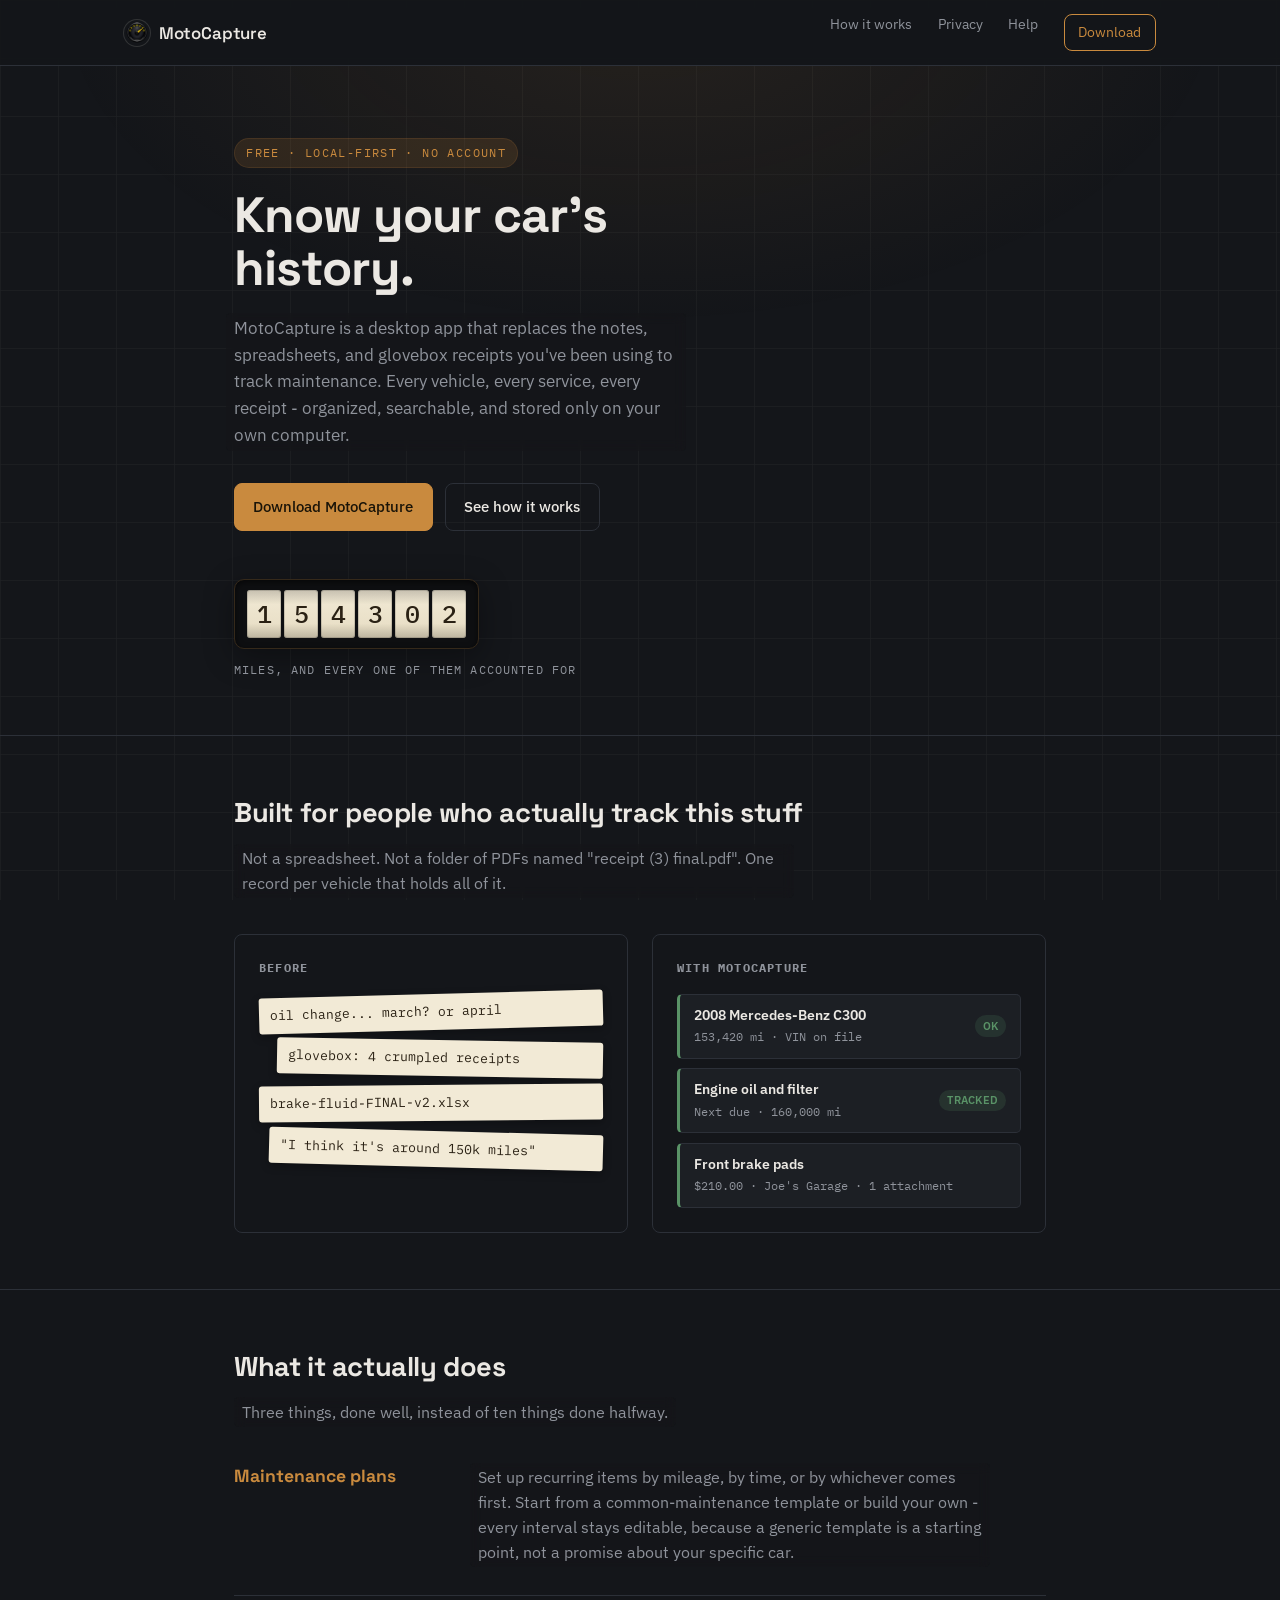
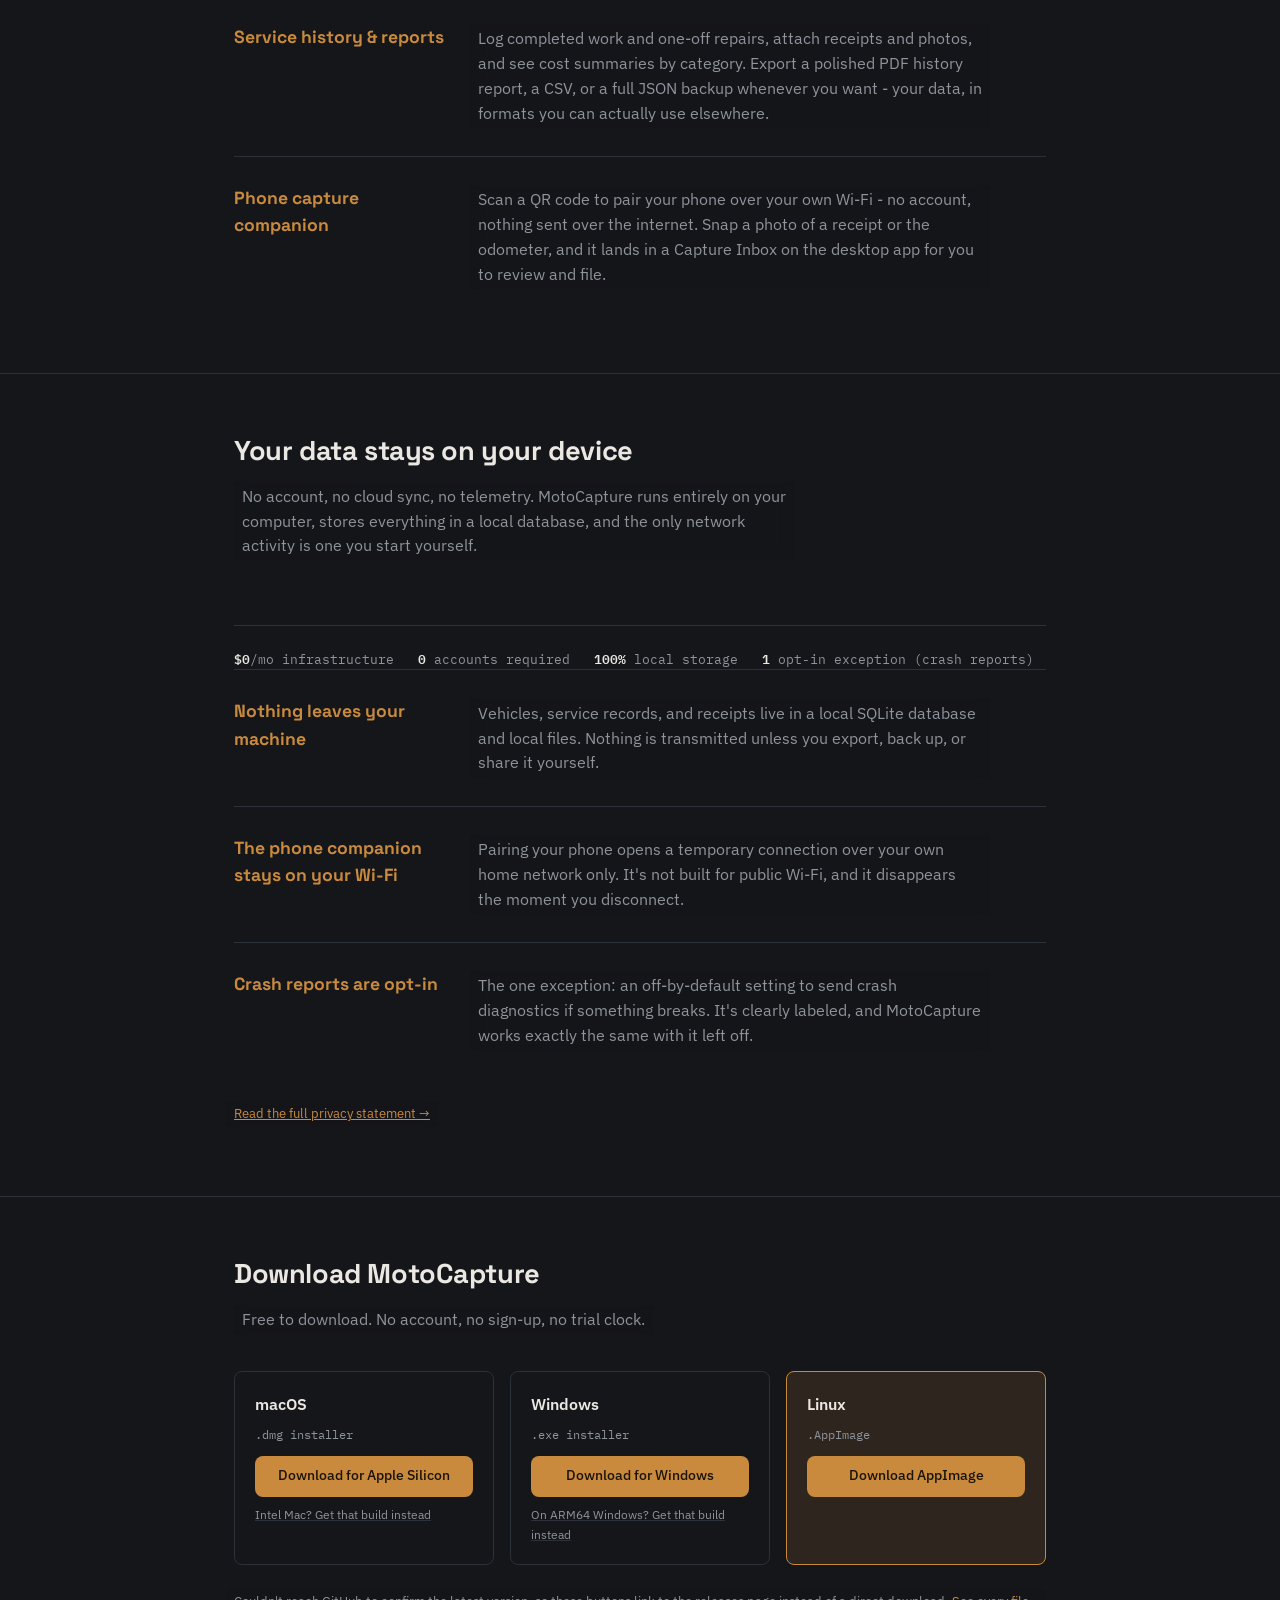
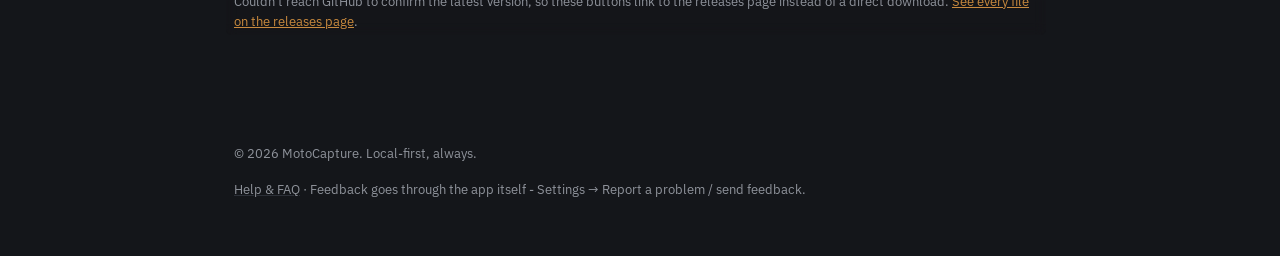
<file: docs/index.html>
<!doctype html>
<html lang="en">
<head>
<meta charset="UTF-8" />
<meta name="viewport" content="width=device-width, initial-scale=1.0" />
<title>MotoCapture - Know your car's history</title>
<meta name="description" content="A local-first, free, privacy-focused vehicle maintenance and ownership history app. Your data stays on your device." />
<link rel="icon" type="image/png" href="favicon.png" />
<link rel="stylesheet" href="style.css" />
</head>
<body>

<div class="site-grid" aria-hidden="true"></div>

<nav class="site-nav">
  <div class="wrap">
    <a class="brand" href="#top">
      <img class="brand-mark" src="logo.png" alt="" width="26" height="26" />
      MotoCapture
    </a>
    <div class="nav-links">
      <a href="#how-it-works">How it works</a>
      <a href="#privacy">Privacy</a>
      <a href="help.html">Help</a>
      <a href="#download" class="nav-cta">Download</a>
    </div>
  </div>
</nav>

<header class="hero" id="top">
  <div class="wrap">
    <span class="eyebrow">Free · Local-first · No account</span>
    <h1>Know your car's history.</h1>
    <p class="lede">
      MotoCapture is a desktop app that replaces the notes, spreadsheets, and glovebox
      receipts you've been using to track maintenance. Every vehicle, every service,
      every receipt - organized, searchable, and stored only on your own computer.
    </p>

    <div class="hero-ctas">
      <a class="btn btn-primary" href="#download">Download MotoCapture</a>
      <a class="btn btn-secondary" href="#how-it-works">See how it works</a>
    </div>

    <div>
      <div class="odometer" id="odometer" aria-hidden="true">
        <div class="odometer-digit"><span data-d>1</span></div>
        <div class="odometer-digit"><span data-d>5</span></div>
        <div class="odometer-digit"><span data-d>4</span></div>
        <div class="odometer-digit"><span data-d>3</span></div>
        <div class="odometer-digit"><span data-d>0</span></div>
        <div class="odometer-digit"><span data-d>2</span></div>
      </div>
      <div class="odometer-caption">miles, and every one of them accounted for</div>
    </div>
  </div>
</header>

<section class="block" id="how-it-works">
  <div class="wrap">
    <h2>Built for people who actually track this stuff</h2>
    <p class="section-lede">
      Not a spreadsheet. Not a folder of PDFs named "receipt (3) final.pdf". One record per
      vehicle that holds all of it.
    </p>

    <div class="compare">
      <div class="compare-col reveal">
        <h3>Before</h3>
        <div class="scatter-notes">
          <div class="scatter-note">oil change... march? or april</div>
          <div class="scatter-note">glovebox: 4 crumpled receipts</div>
          <div class="scatter-note">brake-fluid-FINAL-v2.xlsx</div>
          <div class="scatter-note">"I think it's around 150k miles"</div>
        </div>
      </div>
      <div class="compare-col reveal">
        <h3>With MotoCapture</h3>
        <div class="mock-row">
          <div>
            <span class="mname">2008 Mercedes-Benz C300</span>
            <span class="mmeta">153,420 mi · VIN on file</span>
          </div>
          <span class="mock-badge">OK</span>
        </div>
        <div class="mock-row">
          <div>
            <span class="mname">Engine oil and filter</span>
            <span class="mmeta">Next due · 160,000 mi</span>
          </div>
          <span class="mock-badge">Tracked</span>
        </div>
        <div class="mock-row">
          <div>
            <span class="mname">Front brake pads</span>
            <span class="mmeta">$210.00 · Joe's Garage · 1 attachment</span>
          </div>
        </div>
      </div>
    </div>
  </div>
</section>

<section class="block">
  <div class="wrap">
    <h2>What it actually does</h2>
    <p class="section-lede">Three things, done well, instead of ten things done halfway.</p>

    <div class="feature-row reveal">
      <h3>Maintenance plans</h3>
      <p>
        Set up recurring items by mileage, by time, or by whichever comes first. Start from
        a common-maintenance template or build your own - every interval stays editable,
        because a generic template is a starting point, not a promise about your specific car.
      </p>
    </div>

    <div class="feature-row reveal">
      <h3>Service history &amp; reports</h3>
      <p>
        Log completed work and one-off repairs, attach receipts and photos, and see cost
        summaries by category. Export a polished PDF history report, a CSV, or a full JSON
        backup whenever you want - your data, in formats you can actually use elsewhere.
      </p>
    </div>

    <div class="feature-row reveal">
      <h3>Phone capture companion</h3>
      <p>
        Scan a QR code to pair your phone over your own Wi-Fi - no account, nothing sent
        over the internet. Snap a photo of a receipt or the odometer, and it lands in a
        Capture Inbox on the desktop app for you to review and file.
      </p>
    </div>
  </div>
</section>

<section class="block" id="privacy">
  <div class="wrap">
    <h2>Your data stays on your device</h2>
    <p class="section-lede">
      No account, no cloud sync, no telemetry. MotoCapture runs entirely on your computer,
      stores everything in a local database, and the only network activity is one you
      start yourself.
    </p>

    <div class="stats-strip">
      <span class="stat"><strong>$0</strong>/mo infrastructure</span>
      <span class="stat"><strong>0</strong> accounts required</span>
      <span class="stat"><strong>100%</strong> local storage</span>
      <span class="stat"><strong>1</strong> opt-in exception (crash reports)</span>
    </div>

    <div class="feature-row reveal">
      <h3>Nothing leaves your machine</h3>
      <p>
        Vehicles, service records, and receipts live in a local SQLite database and local
        files. Nothing is transmitted unless you export, back up, or share it yourself.
      </p>
    </div>

    <div class="feature-row reveal">
      <h3>The phone companion stays on your Wi-Fi</h3>
      <p>
        Pairing your phone opens a temporary connection over your own home network only.
        It's not built for public Wi-Fi, and it disappears the moment you disconnect.
      </p>
    </div>

    <div class="feature-row reveal">
      <h3>Crash reports are opt-in</h3>
      <p>
        The one exception: an off-by-default setting to send crash diagnostics if
        something breaks. It's clearly labeled, and MotoCapture works exactly the same
        with it left off.
      </p>
    </div>

    <p class="fineprint"><a href="help.html#privacy">Read the full privacy statement →</a></p>
  </div>
</section>

<section class="block" id="download">
  <div class="wrap">
    <h2>Download MotoCapture</h2>
    <p class="section-lede">Free to download. No account, no sign-up, no trial clock.</p>

    <div class="download-grid" id="download-grid">
      <div class="download-card reveal" data-os="mac">
        <span class="os">macOS</span>
        <span class="fmt">.dmg installer</span>
        <a class="download-btn" data-asset="mac-arm" href="https://github.com/JaggerO/motocapture-releases/releases/latest">
          Download for Apple Silicon
        </a>
        <a class="download-alt" data-asset="mac-intel" href="https://github.com/JaggerO/motocapture-releases/releases/latest">
          Intel Mac? Get that build instead
        </a>
      </div>

      <div class="download-card reveal" data-os="windows">
        <span class="os">Windows</span>
        <span class="fmt">.exe installer</span>
        <a class="download-btn" data-asset="win-x64" href="https://github.com/JaggerO/motocapture-releases/releases/latest">
          Download for Windows
        </a>
        <a class="download-alt" data-asset="win-arm" href="https://github.com/JaggerO/motocapture-releases/releases/latest">
          On ARM64 Windows? Get that build instead
        </a>
      </div>

      <div class="download-card reveal" data-os="linux">
        <span class="os">Linux</span>
        <span class="fmt">.AppImage</span>
        <a class="download-btn" data-asset="linux-appimage" href="https://github.com/JaggerO/motocapture-releases/releases/latest">
          Download AppImage
        </a>
      </div>
    </div>

    <p class="fineprint" id="download-note">
      Downloads above link straight to the file for your platform. Not sure which one you
      need, or want to double check first?
      <a href="https://github.com/JaggerO/motocapture-releases/releases/latest">See every file on the releases page</a>.
    </p>
  </div>
</section>

<footer>
  <div class="wrap">
    <span>© <span id="year"></span> MotoCapture. Local-first, always.</span>
    <span>
      <a href="help.html">Help &amp; FAQ</a> ·
      Feedback goes through the app itself - Settings → Report a problem / send feedback.
    </span>
  </div>
</footer>

<script>
  document.getElementById('year').textContent = new Date().getFullYear();

  var LABELS = {
    'mac-arm': { primary: 'Download for Apple Silicon', alt: 'Apple Silicon? Get that build instead' },
    'mac-intel': { primary: 'Download for Intel Mac', alt: 'Intel Mac? Get that build instead' },
    'win-x64': { primary: 'Download for Windows', alt: 'x64 Windows? Get that build instead' },
    'win-arm': { primary: 'Download for Windows (ARM64)', alt: 'ARM64 Windows? Get that build instead' }
  };

  var ASSET_PATTERNS = {
    'mac-arm': /_aarch64\.dmg$/,
    'mac-intel': /_x64\.dmg$/,
    'win-x64': /_x64-setup\.exe$/,
    'win-arm': /_arm64-setup\.exe$/,
    'linux-appimage': /_amd64\.AppImage$/
  };

  var assetUrls = {}; // populated once the GitHub API call resolves

  var RELEASES_URL = 'https://github.com/JaggerO/motocapture-releases/releases/latest';

  function refreshHrefs() {
    document.querySelectorAll('[data-asset]').forEach(function (el) {
      var key = el.getAttribute('data-asset');
      el.href = assetUrls[key] || RELEASES_URL;
    });
  }

  // Resolves asset filenames for the *current* latest release. Asset
  // filenames embed the version number (MotoCapture_0.1.7_x64.dmg) and
  // change every release, so a hardcoded URL would go stale the moment
  // a new version ships. Matched by stable filename suffix instead.
  function wireUpDownloads() {
    fetch('https://api.github.com/repos/JaggerO/motocapture-releases/releases/latest')
      .then(function (res) {
        if (!res.ok) throw new Error('GitHub API returned ' + res.status);
        return res.json();
      })
      .then(function (release) {
        var assets = release.assets || [];

        Object.keys(ASSET_PATTERNS).forEach(function (key) {
          var pattern = ASSET_PATTERNS[key];
          var match = assets.filter(function (a) { return pattern.test(a.name); })[0];
          if (match) assetUrls[key] = match.browser_download_url;
        });

        refreshHrefs();
      })
      .catch(function () {
        var note = document.getElementById('download-note');
        if (note) {
          note.innerHTML =
            'Couldn\'t reach GitHub to confirm the latest version, so these buttons link to the releases page instead of a direct download. ' +
            '<a href="' + RELEASES_URL + '">See every file on the releases page</a>.';
        }
      });
  }

  // Best-effort "which download is recommended" - OS is reliable, CPU
  // architecture mostly isn't (Safari/Firefox expose neither a GPU
  // renderer string nor UA-CH architecture), so this degrades to a
  // sane default rather than guessing wrong.
  function applyRecommendation(card, primaryKey, altKey) {
    var btn = card.querySelector('.download-btn');
    var alt = card.querySelector('.download-alt');
    if (!btn) return;

    btn.setAttribute('data-asset', primaryKey);
    btn.textContent = LABELS[primaryKey].primary;

    if (alt && altKey) {
      alt.setAttribute('data-asset', altKey);
      alt.textContent = LABELS[altKey].alt;
    }

    refreshHrefs();
  }

  function detectRecommendedArch() {
    var ua = navigator.userAgent;
    var macCard = document.querySelector('.download-card[data-os="mac"]');
    var winCard = document.querySelector('.download-card[data-os="windows"]');

    if (macCard && /Mac/.test(ua)) {
      try {
        var canvas = document.createElement('canvas');
        var gl = canvas.getContext('webgl') || canvas.getContext('experimental-webgl');
        var dbg = gl && gl.getExtension('WEBGL_debug_renderer_info');
        var renderer = dbg ? gl.getParameter(dbg.UNMASKED_RENDERER_WEBGL) : '';

        if (/Intel|AMD|Radeon/i.test(renderer)) {
          applyRecommendation(macCard, 'mac-intel', 'mac-arm');
        }
        // Undetected, or an Apple GPU string - Apple Silicon stays the
        // default primary slot, which is correct either way.
      } catch (e) {
        // Best-effort - default assignment stands.
      }
    }

    if (winCard && /Win/.test(ua) && navigator.userAgentData && navigator.userAgentData.getHighEntropyValues) {
      navigator.userAgentData.getHighEntropyValues(['architecture'])
        .then(function (info) {
          if (info.architecture === 'arm') {
            applyRecommendation(winCard, 'win-arm', 'win-x64');
          }
        })
        .catch(function () {
          // Best-effort - default assignment (x64) stands.
        });
    }
  }

  function highlightPlatform() {
    var ua = navigator.userAgent;
    var os = /Mac/.test(ua) ? 'mac' : /Win/.test(ua) ? 'windows' : /Linux/.test(ua) ? 'linux' : null;
    if (!os) return;
    var card = document.querySelector('.download-card[data-os="' + os + '"]');
    if (card) card.classList.add('recommended');
  }

  detectRecommendedArch();
  wireUpDownloads();
  highlightPlatform();

  (function tickOdometer() {
    var prefersReduced = window.matchMedia('(prefers-reduced-motion: reduce)').matches;
    if (prefersReduced) return;

    var digits = Array.prototype.slice.call(
      document.querySelectorAll('#odometer [data-d]')
    );

    function increment() {
      for (var i = digits.length - 1; i >= 0; i--) {
        var el = digits[i];
        var val = parseInt(el.textContent, 10);
        var next = (val + 1) % 10;
        el.textContent = String(next);
        el.style.transform = 'translateY(-4px)';
        setTimeout(function (e) { e.style.transform = 'translateY(0)'; }, 120, el);
        if (next !== 0) break;
      }
    }

    setInterval(increment, 4000);
  })();

  (function revealOnScroll() {
    var prefersReduced = window.matchMedia('(prefers-reduced-motion: reduce)').matches;
    var targets = document.querySelectorAll('.reveal');

    if (prefersReduced || !('IntersectionObserver' in window)) {
      targets.forEach(function (el) { el.classList.add('in-view'); });
      return;
    }

    var observer = new IntersectionObserver(function (entries) {
      entries.forEach(function (entry) {
        if (entry.isIntersecting) {
          entry.target.classList.add('in-view');
          observer.unobserve(entry.target);
        }
      });
    }, { threshold: 0.15, rootMargin: '0px 0px -40px 0px' });

    targets.forEach(function (el) { observer.observe(el); });
  })();
</script>

</body>
</html>
</file>
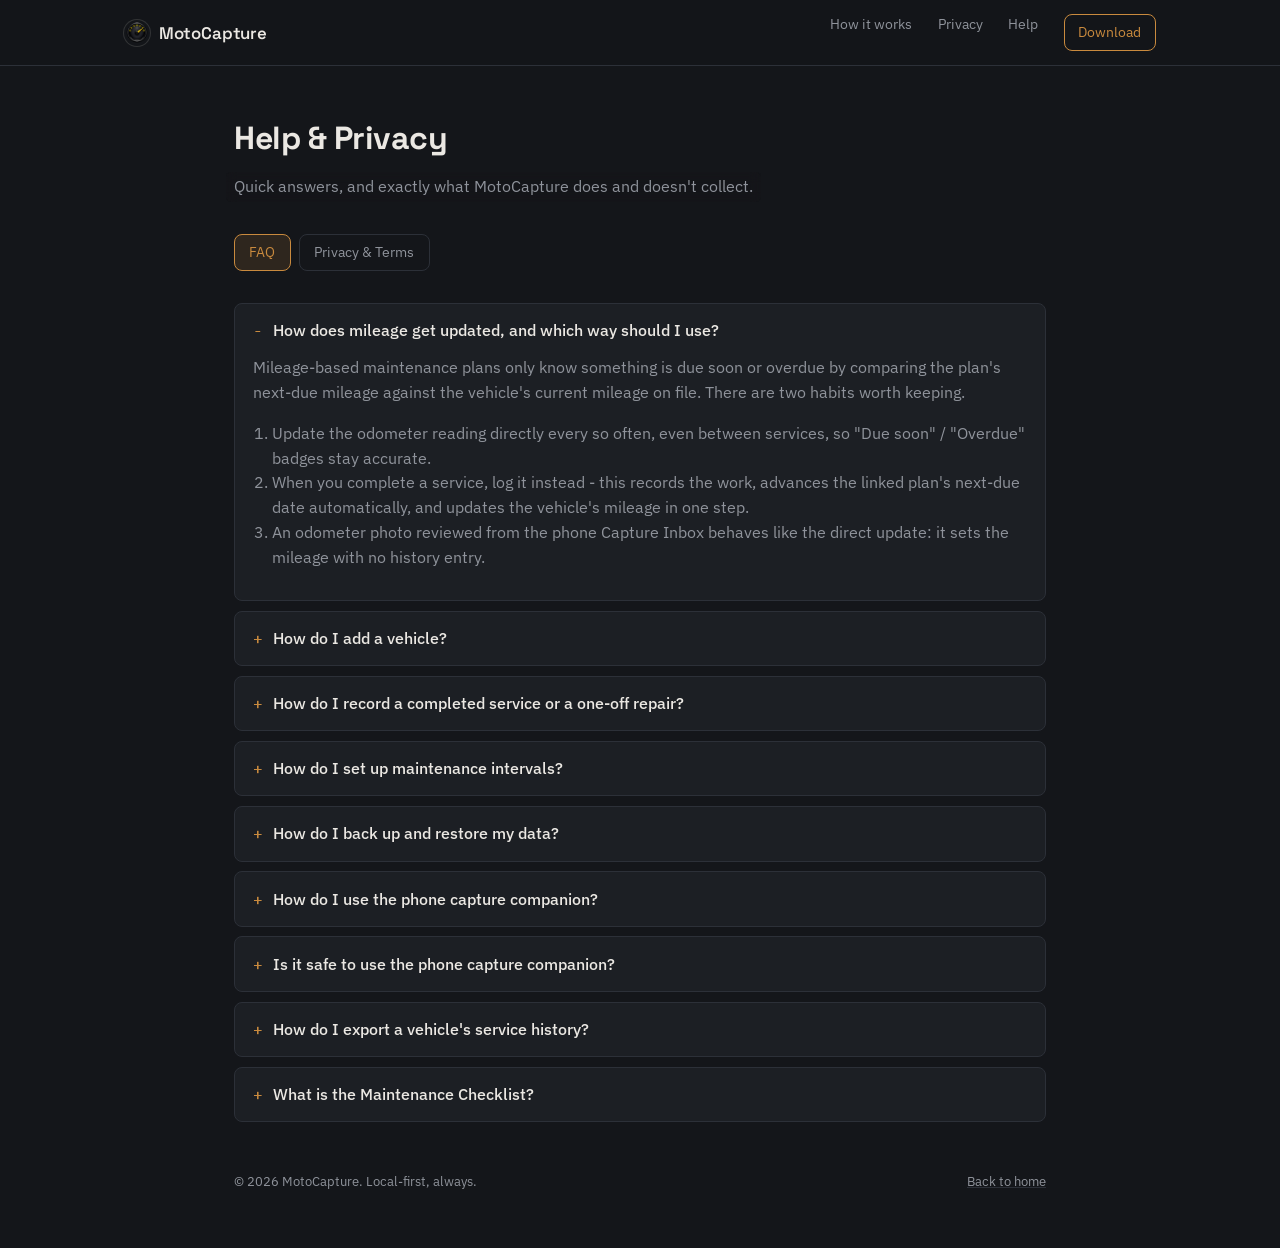
<file: docs/help.html>
<!doctype html>
<html lang="en">
<head>
<meta charset="UTF-8" />
<meta name="viewport" content="width=device-width, initial-scale=1.0" />
<title>Help &amp; Privacy - MotoCapture</title>
<meta name="description" content="How MotoCapture works, and what it does and doesn't collect." />
<link rel="icon" type="image/png" href="favicon.png" />
<link rel="stylesheet" href="style.css" />
</head>
<body>

<nav class="site-nav">
  <div class="wrap">
    <a class="brand" href="index.html">
      <img class="brand-mark" src="logo.png" alt="" width="26" height="26" />
      MotoCapture
    </a>
    <div class="nav-links">
      <a href="index.html#how-it-works">How it works</a>
      <a href="index.html#privacy">Privacy</a>
      <a href="help.html">Help</a>
      <a href="index.html#download" class="nav-cta">Download</a>
    </div>
  </div>
</nav>

<div class="wrap">
  <h1 class="page-title">Help &amp; Privacy</h1>
  <p class="page-lede">Quick answers, and exactly what MotoCapture does and doesn't collect.</p>

  <div class="help-toggle">
    <a href="#faq" id="tab-faq" class="active">FAQ</a>
    <a href="#privacy" id="tab-privacy">Privacy &amp; Terms</a>
  </div>

  <section id="faq-section">
    <details class="topic" open>
      <summary>How does mileage get updated, and which way should I use?</summary>
      <p>
        Mileage-based maintenance plans only know something is due soon or overdue by
        comparing the plan's next-due mileage against the vehicle's current mileage on
        file. There are two habits worth keeping.
      </p>
      <ol>
        <li>Update the odometer reading directly every so often, even between services, so "Due soon" / "Overdue" badges stay accurate.</li>
        <li>When you complete a service, log it instead - this records the work, advances the linked plan's next-due date automatically, and updates the vehicle's mileage in one step.</li>
        <li>An odometer photo reviewed from the phone Capture Inbox behaves like the direct update: it sets the mileage with no history entry.</li>
      </ol>
    </details>

    <details class="topic">
      <summary>How do I add a vehicle?</summary>
      <p>
        Open the Vehicles tab and click "+ Add vehicle." Make, model, year, and current
        mileage are required - VIN, purchase date, and notes are optional and can be added
        later.
      </p>
    </details>

    <details class="topic">
      <summary>How do I record a completed service or a one-off repair?</summary>
      <p>
        Open a vehicle, then click "+ Log service." Pick a maintenance plan to log a
        completed recurring service, or leave it as a one-off repair for something like an
        alternator replacement that isn't on a schedule. If the service completes a plan,
        its next-due mileage and date update automatically.
      </p>
    </details>

    <details class="topic">
      <summary>How do I set up maintenance intervals?</summary>
      <p>
        From a vehicle's page, click "+ Add plan." Start from a template or build one from
        scratch, then choose whether it repeats by mileage, by time, or by whichever comes
        first. Template intervals are generic starting points, not manufacturer data for
        your specific vehicle - always check your owner's manual.
      </p>
    </details>

    <details class="topic">
      <summary>How do I back up and restore my data?</summary>
      <p>
        "Export all data (JSON)" saves every vehicle, plan, service record, and attachment
        reference. "Export portable archive (.cartrack)" does the same and also bundles the
        actual receipt and photo files, so it's the more complete option when moving to a
        new computer. Both restore options replace everything currently in the app - there's
        no merge, and you'll be asked to confirm first.
      </p>
    </details>

    <details class="topic">
      <summary>How do I use the phone capture companion?</summary>
      <p>
        On the Dashboard, click "Connect Phone" and scan the QR code with your phone's
        camera while it's on the same Wi-Fi network as your computer. That opens a simple
        page with four capture buttons: receipt/invoice, odometer, document, and other.
        The phone only captures and sends files - everything lands in the Inbox tab on the
        desktop for review.
      </p>
    </details>

    <details class="topic">
      <summary>Is it safe to use the phone capture companion?</summary>
      <p>
        Yes, as long as you only use it on your own home Wi-Fi. The connection is direct
        between your two devices over your local network - nothing is sent over the
        internet. It isn't hardened the way a banking app would be, so avoid public Wi-Fi,
        and it disappears entirely as soon as you stop the phone server or close the app.
      </p>
    </details>

    <details class="topic">
      <summary>How do I export a vehicle's service history?</summary>
      <p>
        Open a vehicle. "Export CSV" saves that vehicle's service records as a
        spreadsheet-friendly file. "Export PDF report" generates a formatted history report
        with maintenance plans, a chronological timeline, cost summary, and attachment
        references - useful for documenting or selling the vehicle.
      </p>
    </details>

    <details class="topic">
      <summary>What is the Maintenance Checklist?</summary>
      <p>
        It compares your plans and service records against common maintenance categories
        (oil, brakes, tires, and so on) and shows each as Tracked, Logged only, or Not on
        file. It's meant to surface gaps, not to tell you what your specific vehicle needs.
      </p>
    </details>
  </section>

  <section id="privacy-section" style="display:none;">
    <div class="legal-section">
      <h3>What MotoCapture collects</h3>
      <p>
        Nothing, by default. There's no account, no analytics, and no telemetry. Every
        vehicle, maintenance plan, service record, receipt, and other piece of information
        you enter is stored in a local SQLite database and local files on your own device.
        Nothing is transmitted anywhere unless you explicitly export, back up, sync, share,
        or submit it yourself.
      </p>
    </div>

    <div class="legal-section">
      <h3>Phone companion</h3>
      <p>
        "Connect Phone" starts a temporary local HTTP server on your own Wi-Fi network.
        Your phone talks directly to your desktop over your local network only - nothing
        goes over the internet, and the server stops the moment you disconnect or close
        the app.
      </p>
    </div>

    <div class="legal-section">
      <h3>The one exception: opt-in crash reports</h3>
      <p>
        Automatic crash reporting is off by default (Settings → "Automatically send crash
        reports"). If enabled, an unhandled crash sends a report with the app version, OS,
        crash details, and recent diagnostic log entries. This is the only automatic
        background network activity in MotoCapture, and only happens after you turn it on.
      </p>
    </div>

    <div class="legal-section">
      <h3>Feedback and bug reports</h3>
      <p>
        Submitting "Report a problem / send feedback" sends your message and, if you
        choose, technical details like app version, OS, and recent diagnostic entries,
        through a small relay that files them as an issue in a private tracker. The app
        never holds any tracker credentials. If the relay is unreachable, your report is
        saved to a local file instead of being lost.
      </p>
    </div>

    <div class="legal-section">
      <h3>Deleting your data</h3>
      <p>
        MotoCapture is local-first, so you're always in control. Delete records from
        within the app at any time, and make a backup first if you plan to uninstall.
      </p>
    </div>

    <div class="legal-section">
      <h3>Maintenance interval disclaimer</h3>
      <p>
        Templates give a common starting point, not a manufacturer recommendation for your
        vehicle. Always verify intervals against your owner's manual or a trusted service
        source before relying on them. Nothing in MotoCapture constitutes professional
        automotive advice, and the app is provided as is - the developer isn't responsible
        for loss, damage, cost, or vehicle issues arising from its use.
      </p>
    </div>
  </section>
</div>

<footer>
  <div class="wrap">
    <span>© <span id="year"></span> MotoCapture. Local-first, always.</span>
    <span><a href="index.html">Back to home</a></span>
  </div>
</footer>

<script>
  document.getElementById('year').textContent = new Date().getFullYear();

  var tabFaq = document.getElementById('tab-faq');
  var tabPrivacy = document.getElementById('tab-privacy');
  var faqSection = document.getElementById('faq-section');
  var privacySection = document.getElementById('privacy-section');

  function showFaq() {
    faqSection.style.display = '';
    privacySection.style.display = 'none';
    tabFaq.classList.add('active');
    tabPrivacy.classList.remove('active');
  }

  function showPrivacy() {
    faqSection.style.display = 'none';
    privacySection.style.display = '';
    tabPrivacy.classList.add('active');
    tabFaq.classList.remove('active');
  }

  tabFaq.addEventListener('click', function (e) { e.preventDefault(); showFaq(); });
  tabPrivacy.addEventListener('click', function (e) { e.preventDefault(); showPrivacy(); });

  if (window.location.hash === '#privacy') showPrivacy();
</script>

</body>
</html>
</file>
<file: docs/style.css>
@import url('https://fonts.googleapis.com/css2?family=Space+Grotesk:wght@500;600;700&family=IBM+Plex+Sans:wght@400;500;600&family=IBM+Plex+Mono:wght@400;500&display=swap');

:root {
  --bg: #14161a;
  --surface: #1c1f24;
  --surface-2: #20242b;
  --border: #2c3038;
  --text: #ebe8e3;
  --text-muted: #8f939b;
  --accent: #c98a3e;
  --accent-hover: #dd9c4f;
  --accent-muted: rgba(201, 138, 62, 0.14);
  --verdigris: #5a9367;
  --paper: #f2ead6;
  --paper-ink: #2a2114;
  --radius: 8px;
  --font-display: 'Space Grotesk', sans-serif;
  --font-body: 'IBM Plex Sans', -apple-system, 'Segoe UI', sans-serif;
  --font-mono: 'IBM Plex Mono', ui-monospace, 'SF Mono', monospace;
  --content-width: 860px;
}

* { box-sizing: border-box; }

html { scroll-behavior: smooth; }

body {
  margin: 0;
  background: var(--bg);
  color: var(--text);
  font-family: var(--font-body);
  line-height: 1.55;
}

img, svg { max-width: 100%; }

a { color: var(--accent); }
a:hover { color: var(--accent-hover); }

.mono { font-family: var(--font-mono); font-variant-numeric: tabular-nums; }

.wrap {
  max-width: var(--content-width);
  margin: 0 auto;
  padding: 0 1.5rem;
}

/* --- Nav --- */

.site-nav {
  position: sticky;
  top: 0;
  z-index: 20;
  background: rgba(20, 22, 26, 0.88);
  backdrop-filter: blur(8px);
  border-bottom: 1px solid var(--border);
}

.site-nav .wrap {
  max-width: 1080px;
  display: flex;
  align-items: center;
  justify-content: space-between;
  padding-top: 0.9rem;
  padding-bottom: 0.9rem;
}

.brand {
  display: flex;
  align-items: center;
  gap: 0.55rem;
  text-decoration: none;
  color: var(--text);
  font-family: var(--font-display);
  font-weight: 600;
  font-size: 1.05rem;
  letter-spacing: -0.01em;
}

.brand-mark {
  width: 26px;
  height: 26px;
  flex-shrink: 0;
  border-radius: 50%;
  box-shadow: 0 0 0 1px rgba(232, 230, 226, 0.14);
}

.nav-links {
  display: flex;
  gap: 1.6rem;
  font-size: 0.88rem;
}

.nav-links a {
  color: var(--text-muted);
  text-decoration: none;
}

.nav-links a:hover { color: var(--text); }

.nav-cta {
  border: 1px solid var(--accent);
  color: var(--accent) !important;
  border-radius: var(--radius);
  padding: 0.4rem 0.85rem;
}

.nav-cta:hover {
  background: var(--accent-muted);
  color: var(--accent-hover) !important;
}

/* --- Site-wide background grid --- */

.site-grid {
  position: fixed;
  inset: 0;
  z-index: -1;
  opacity: 0.055;
  background-image:
    linear-gradient(rgba(232, 230, 226, 0.7) 1px, transparent 1px),
    linear-gradient(90deg, rgba(232, 230, 226, 0.7) 1px, transparent 1px);
  background-size: 58px 58px;
  animation: site-grid-pan 90s linear infinite;
  pointer-events: none;
}

@keyframes site-grid-pan {
  from { background-position: 0 0; }
  to { background-position: 460px 460px; }
}

@media (prefers-reduced-motion: reduce) {
  .site-grid { animation: none; }
}

/* --- Hero --- */

.hero {
  padding: 4.5rem 0 3.5rem;
  border-bottom: 1px solid var(--border);
  background: radial-gradient(ellipse 900px 500px at 50% -10%, rgba(201, 138, 62, 0.1), transparent 65%);
}

.eyebrow {
  display: inline-block;
  font-family: var(--font-mono);
  font-size: 0.72rem;
  letter-spacing: 0.12em;
  text-transform: uppercase;
  color: var(--accent);
  border: 1px solid var(--accent-muted);
  background: var(--accent-muted);
  border-radius: 999px;
  padding: 0.3rem 0.7rem;
  margin-bottom: 1.25rem;
}

.hero h1 {
  font-family: var(--font-display);
  font-size: clamp(2.1rem, 4.4vw, 3.1rem);
  line-height: 1.08;
  letter-spacing: -0.02em;
  margin: 0 0 1.1rem;
  max-width: 15ch;
}

.hero p.lede {
  font-size: 1.08rem;
  color: var(--text-muted);
  max-width: 46ch;
  margin: 0 0 2rem;
}

.hero-ctas {
  display: flex;
  gap: 0.75rem;
  flex-wrap: wrap;
  margin-bottom: 3rem;
}

.btn {
  display: inline-flex;
  align-items: center;
  gap: 0.5rem;
  font-family: var(--font-body);
  font-size: 0.92rem;
  font-weight: 500;
  text-decoration: none;
  border-radius: var(--radius);
  padding: 0.72rem 1.15rem;
  border: 1px solid transparent;
  transition: background 0.12s ease, border-color 0.12s ease, transform 0.12s ease;
}

.btn:active { transform: translateY(1px); }

.btn-primary {
  background: var(--accent);
  color: #1a1408 !important;
  border-color: var(--accent);
}
.btn-primary:hover { background: var(--accent-hover); border-color: var(--accent-hover); }

.btn-secondary {
  background: transparent;
  color: var(--text) !important;
  border-color: var(--border);
}
.btn-secondary:hover { background: var(--surface); border-color: var(--text-muted); }

/* --- Odometer signature --- */

.odometer {
  display: inline-flex;
  gap: 3px;
  background: #0e0f11;
  padding: 10px 12px;
  border-radius: 10px;
  border: 1px solid #35291a;
  box-shadow: inset 0 2px 6px rgba(0,0,0,0.6), 0 8px 30px rgba(0,0,0,0.35);
}

.odometer-digit {
  width: 34px;
  height: 48px;
  background: linear-gradient(180deg, var(--paper), #e6dcc2);
  border-radius: 3px;
  display: flex;
  align-items: center;
  justify-content: center;
  overflow: hidden;
  box-shadow: inset 0 0 0 1px rgba(0,0,0,0.15);
  position: relative;
}

.odometer-digit::after {
  content: "";
  position: absolute;
  inset: 0;
  background: linear-gradient(180deg, rgba(0,0,0,0.18), transparent 30%, transparent 70%, rgba(0,0,0,0.18));
  pointer-events: none;
}

.odometer-digit span {
  font-family: var(--font-mono);
  font-weight: 500;
  font-size: 1.55rem;
  color: var(--paper-ink);
  transition: transform 0.35s cubic-bezier(0.3, 0.7, 0.4, 1);
  display: inline-block;
}

.odometer-caption {
  font-family: var(--font-mono);
  font-size: 0.72rem;
  letter-spacing: 0.1em;
  text-transform: uppercase;
  color: var(--text-muted);
  margin-top: 0.75rem;
}

@media (prefers-reduced-motion: reduce) {
  .odometer-digit span { transition: none; }
}

/* --- Reveal on scroll --- */

.reveal {
  opacity: 0;
  transform: translateY(10px);
  transition: opacity 0.5s ease, transform 0.5s ease;
}

.reveal.in-view {
  opacity: 1;
  transform: translateY(0);
}

@media (prefers-reduced-motion: reduce) {
  .reveal {
    transition: none;
    opacity: 1;
    transform: none;
  }
}

/* --- Sections --- */

section.block {
  padding: 3.5rem 0;
  border-bottom: 1px solid var(--border);
}

section.block:last-of-type { border-bottom: none; }

.block h2 {
  font-family: var(--font-display);
  font-size: 1.7rem;
  letter-spacing: -0.015em;
  margin: 0 0 0.6rem;
}

.block > .wrap > p.section-lede {
  color: var(--text-muted);
  max-width: 56ch;
  margin: 0 0 2.25rem;
}

/* Before / after */

.compare {
  display: grid;
  grid-template-columns: 1fr 1fr;
  gap: 1.5rem;
}

@media (max-width: 700px) {
  .compare { grid-template-columns: 1fr; }
}

.compare-col {
  border: 1px solid var(--border);
  border-radius: var(--radius);
  padding: 1.5rem;
}

.compare-col h3 {
  font-family: var(--font-mono);
  font-size: 0.75rem;
  letter-spacing: 0.1em;
  text-transform: uppercase;
  margin: 0 0 1rem;
  color: var(--text-muted);
}

.scatter-notes {
  display: flex;
  flex-direction: column;
  gap: 0.6rem;
}

.scatter-note {
  background: var(--paper);
  color: var(--paper-ink);
  font-family: var(--font-mono);
  font-size: 0.82rem;
  padding: 0.5rem 0.7rem;
  border-radius: 3px;
  box-shadow: 0 3px 8px rgba(0,0,0,0.3);
}
.scatter-note:nth-child(1) { transform: rotate(-1.5deg); }
.scatter-note:nth-child(2) { transform: rotate(1deg); margin-left: 1.1rem; }
.scatter-note:nth-child(3) { transform: rotate(-0.5deg); }
.scatter-note:nth-child(4) { transform: rotate(1.5deg); margin-left: 0.6rem; }

.mock-row {
  display: flex;
  justify-content: space-between;
  align-items: center;
  background: var(--surface);
  border: 1px solid var(--border);
  border-left: 3px solid var(--verdigris);
  border-radius: 5px;
  padding: 0.65rem 0.85rem;
  margin-bottom: 0.6rem;
  font-size: 0.85rem;
  transition: transform 0.12s ease, border-left-color 0.12s ease;
}

.mock-row:last-child { margin-bottom: 0; }

.mock-row:hover {
  transform: translateY(-1px);
  border-left-color: var(--accent);
}

.mock-row .mname { font-weight: 600; display: block; }
.mock-row .mmeta { color: var(--text-muted); font-family: var(--font-mono); font-size: 0.78rem; }

.mock-badge {
  font-size: 0.66rem;
  font-weight: 600;
  text-transform: uppercase;
  letter-spacing: 0.03em;
  padding: 0.15rem 0.5rem;
  border-radius: 999px;
  background: rgba(90, 147, 103, 0.16);
  color: var(--verdigris);
}

/* Feature rows */

.feature-row {
  display: grid;
  grid-template-columns: 220px 1fr;
  gap: 1.5rem;
  padding: 1.75rem 0;
  border-top: 1px solid var(--border);
}

.feature-row:first-of-type { border-top: none; padding-top: 0; }

@media (max-width: 700px) {
  .feature-row { grid-template-columns: 1fr; gap: 0.5rem; }
}

.feature-row h3 {
  font-family: var(--font-display);
  font-size: 1.1rem;
  margin: 0;
  color: var(--accent);
}

.feature-row p {
  margin: 0;
  color: var(--text-muted);
  max-width: 52ch;
}

/* Stats strip */

.stats-strip {
  display: flex;
  flex-wrap: wrap;
  gap: 0.5rem 1.5rem;
  margin-top: 1.75rem;
  padding-top: 1.5rem;
  border-top: 1px solid var(--border);
}

.stats-strip .stat {
  font-family: var(--font-mono);
  font-size: 0.8rem;
  color: var(--text-muted);
}

.stats-strip .stat strong {
  color: var(--text);
  font-weight: 600;
}

/* Download */

.download-grid {
  display: flex;
  gap: 1rem;
  flex-wrap: wrap;
}

.download-card {
  flex: 1 1 220px;
  display: flex;
  flex-direction: column;
  gap: 0.55rem;
  border: 1px solid var(--border);
  border-radius: var(--radius);
  padding: 1.25rem;
  transition: border-color 0.12s ease, background 0.12s ease;
}

.download-card:hover { border-color: var(--accent); background: var(--surface); }

.download-card.recommended { border-color: var(--accent); background: var(--accent-muted); }

.download-card .os { font-weight: 600; display: block; }
.download-card .fmt { font-family: var(--font-mono); font-size: 0.78rem; color: var(--text-muted); margin-bottom: 0.15rem; }

.download-btn {
  display: inline-flex;
  align-items: center;
  justify-content: center;
  text-align: center;
  font-family: var(--font-body);
  font-size: 0.88rem;
  font-weight: 500;
  text-decoration: none;
  color: #1a1408 !important;
  background: var(--accent);
  border-radius: var(--radius);
  padding: 0.6rem 0.9rem;
  transition: background 0.12s ease;
}

.download-btn:hover { background: var(--accent-hover); }

.download-alt {
  font-size: 0.78rem;
  color: var(--text-muted) !important;
  text-decoration: underline;
  text-decoration-color: var(--border);
}

.download-alt:hover { color: var(--text) !important; }

.fineprint {
  margin-top: 1.5rem;
  font-size: 0.82rem;
  color: var(--text-muted);
}

/* Footer */

footer {
  padding: 2.5rem 0 3.5rem;
}

footer .wrap {
  display: flex;
  justify-content: space-between;
  flex-wrap: wrap;
  gap: 1rem;
  font-size: 0.82rem;
  color: var(--text-muted);
}

footer a { color: var(--text-muted); text-decoration: underline; text-decoration-color: var(--border); }
footer a:hover { color: var(--text); }

/* Help / privacy page */

.help-toggle {
  display: flex;
  gap: 0.5rem;
  margin-bottom: 2rem;
}

.help-toggle a {
  text-decoration: none;
  font-size: 0.85rem;
  padding: 0.45rem 0.9rem;
  border-radius: var(--radius);
  border: 1px solid var(--border);
  color: var(--text-muted) !important;
}

.help-toggle a.active {
  border-color: var(--accent);
  color: var(--accent) !important;
  background: var(--accent-muted);
}

details.topic {
  border: 1px solid var(--border);
  border-radius: var(--radius);
  background: var(--surface);
  padding: 0.9rem 1.1rem;
  margin-bottom: 0.6rem;
}

details.topic summary {
  cursor: pointer;
  font-weight: 500;
  list-style: none;
}
details.topic summary::-webkit-details-marker { display: none; }
details.topic summary::before { content: "+ "; color: var(--accent); font-family: var(--font-mono); }
details.topic[open] summary::before { content: "- "; }

details.topic p { color: var(--text-muted); margin: 0.75rem 0 0; }
details.topic ol { color: var(--text-muted); padding-left: 1.2rem; }

.legal-section { margin-bottom: 1.75rem; }
.legal-section h3 { font-size: 0.95rem; margin: 0 0 0.5rem; }
.legal-section p { color: var(--text-muted); margin: 0 0 0.5rem; }

h1.page-title {
  font-family: var(--font-display);
  font-size: 2rem;
  letter-spacing: -0.015em;
  margin: 3rem 0 0.5rem;
}

p.page-lede {
  color: var(--text-muted);
  margin: 0 0 2rem;
}

/* --- Text legibility over the background grid --- */

.hero p.lede,
.section-lede,
.feature-row p,
.legal-section p,
.fineprint,
p.page-lede {
  display: inline-block;
  background: rgba(20, 22, 26, 0.45);
  backdrop-filter: blur(6px);
  -webkit-backdrop-filter: blur(6px);
  padding: 0.15rem 0.5rem;
  margin-left: -0.5rem;
  border-radius: 5px;
}

/* --- Mobile --- */

@media (max-width: 640px) {
  .wrap {
    padding: 0 1.1rem;
  }

  .site-nav .wrap {
    flex-wrap: wrap;
    justify-content: center;
    row-gap: 0.55rem;
    padding-top: 0.75rem;
    padding-bottom: 0.75rem;
  }

  .nav-links {
    width: 100%;
    justify-content: center;
    flex-wrap: wrap;
    gap: 0.5rem 1.1rem;
    font-size: 0.82rem;
  }

  .nav-cta {
    padding: 0.35rem 0.75rem;
  }

  .hero {
    padding: 2.75rem 0 2.25rem;
  }

  .hero p.lede {
    font-size: 1rem;
  }

  .hero-ctas {
    margin-bottom: 2rem;
  }

  .btn {
    flex: 1 1 auto;
    justify-content: center;
  }

  .odometer {
    padding: 8px 9px;
    gap: 2px;
  }

  .odometer-digit {
    width: 26px;
    height: 38px;
  }

  .odometer-digit span {
    font-size: 1.25rem;
  }

  section.block {
    padding: 2.5rem 0;
  }

  .compare-col {
    padding: 1.1rem;
  }

  .feature-row {
    padding: 1.25rem 0;
  }

  h1.page-title {
    margin-top: 2rem;
    font-size: 1.6rem;
  }
}
</file>
